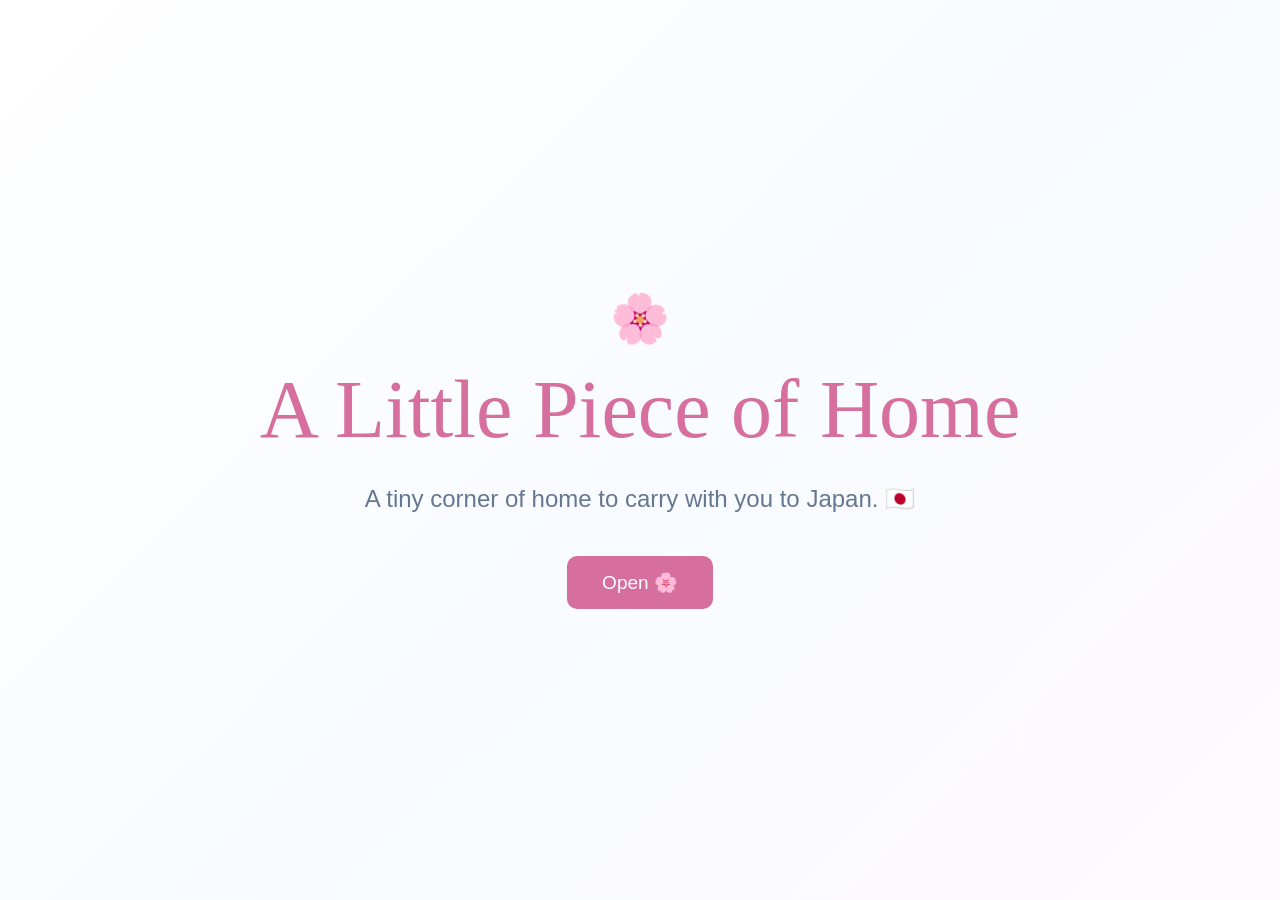
<file: index.html>
<!DOCTYPE html>
<html lang="en">

<head>
    <meta charset="UTF-8">
    <meta name="viewport" content="width=device-width, initial-scale=1.0">

    <title>A Little Piece of Home 🌸</title>

    <link rel="stylesheet" href="style.css">
</head>

<body>

    <div id="petals"></div>

    <!-- LANDING PAGE -->

    <section id="landing" class="landing">

        <div class="landing-card">

            <div class="flower">🌸</div>

            <h1>A Little Piece of Home</h1>

            <p>
                A tiny corner of home to carry with you to Japan. 🇯🇵
            </p>

            <button id="openButton">
                Open 🌸
            </button>

        </div>

    </section>


    <!-- DASHBOARD -->

    <section id="home" class="home hidden">

        <div class="home-header">

            <h1>Good Evening Meghana 🌙</h1>

            <p>
                Take a deep breath, you made it through another day.
            </p>

        </div>


        <div class="card-grid">

            <a href="pages/message.html" class="card">

                <h2>💌 A Letter for Today</h2>

                <p>
                    A little note waiting just for you.
                </p>

            </a>


            <a href="pages/memories.html" class="card">

                <h2>📸 While You Were Away</h2>

                <p>
                    A little collection of memories from home.
                </p>

            </a>


            <a href="pages/bucketlist.html" class="card">

                <h2>🗾 Japan Bucket List</h2>

                <p>
                    Places to go, things to see, and memories to make.
                </p>

            </a>


            <a href="pages/letter.html" class="card">

                <h2>🌸 Letter From Home</h2>

                <p>
                    A little piece of home to keep with you.
                </p>

            </a>


            <a href="pages/countdown.html" class="card">

                <h2>⏳ Your Adventure</h2>

                <p>
                    Your time in Japan is another chapter.
                </p>

            </a>


            <a href="pages/youmatter.html" class="card">

                <h2>🌸 You Matter</h2>

                <p>
                    Just a little reminder for you.
                </p>

            </a>

        </div>

    </section>


    <script src="script.js"></script>

</body>

</html>
</file>
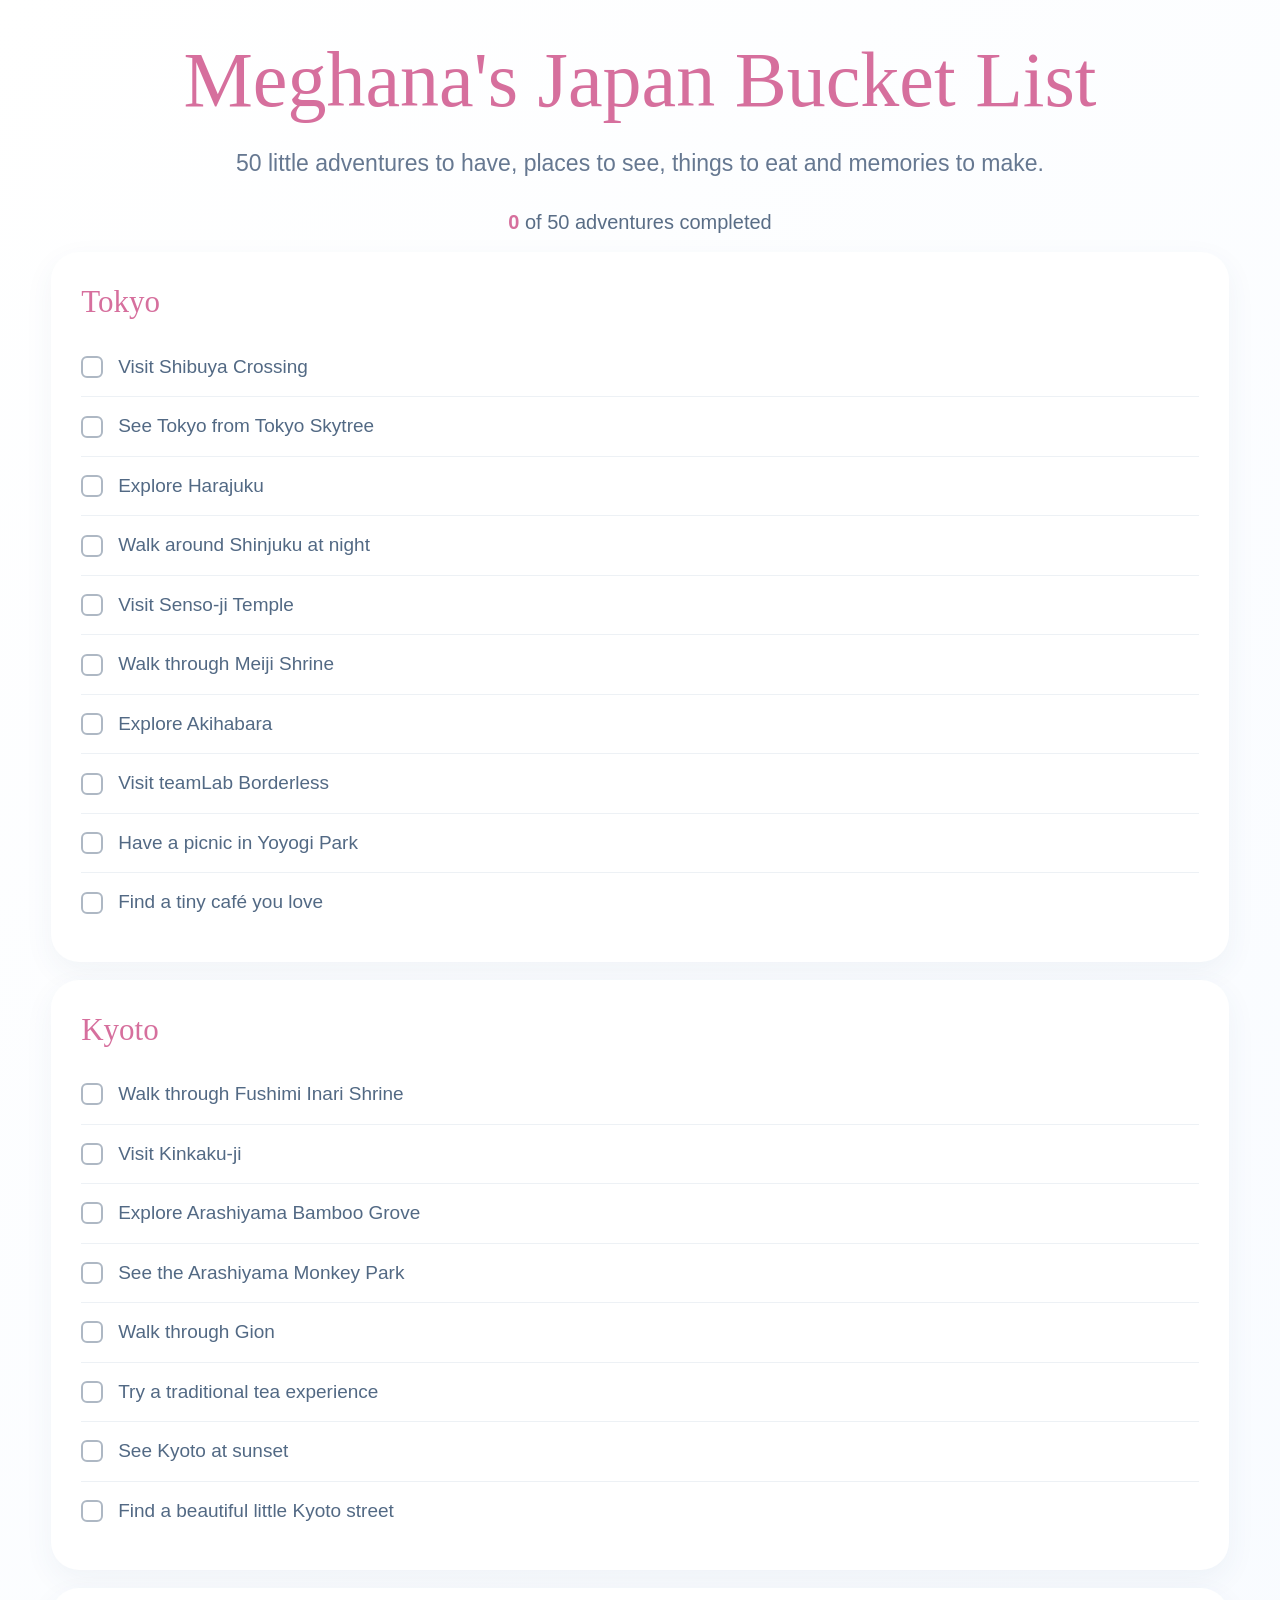
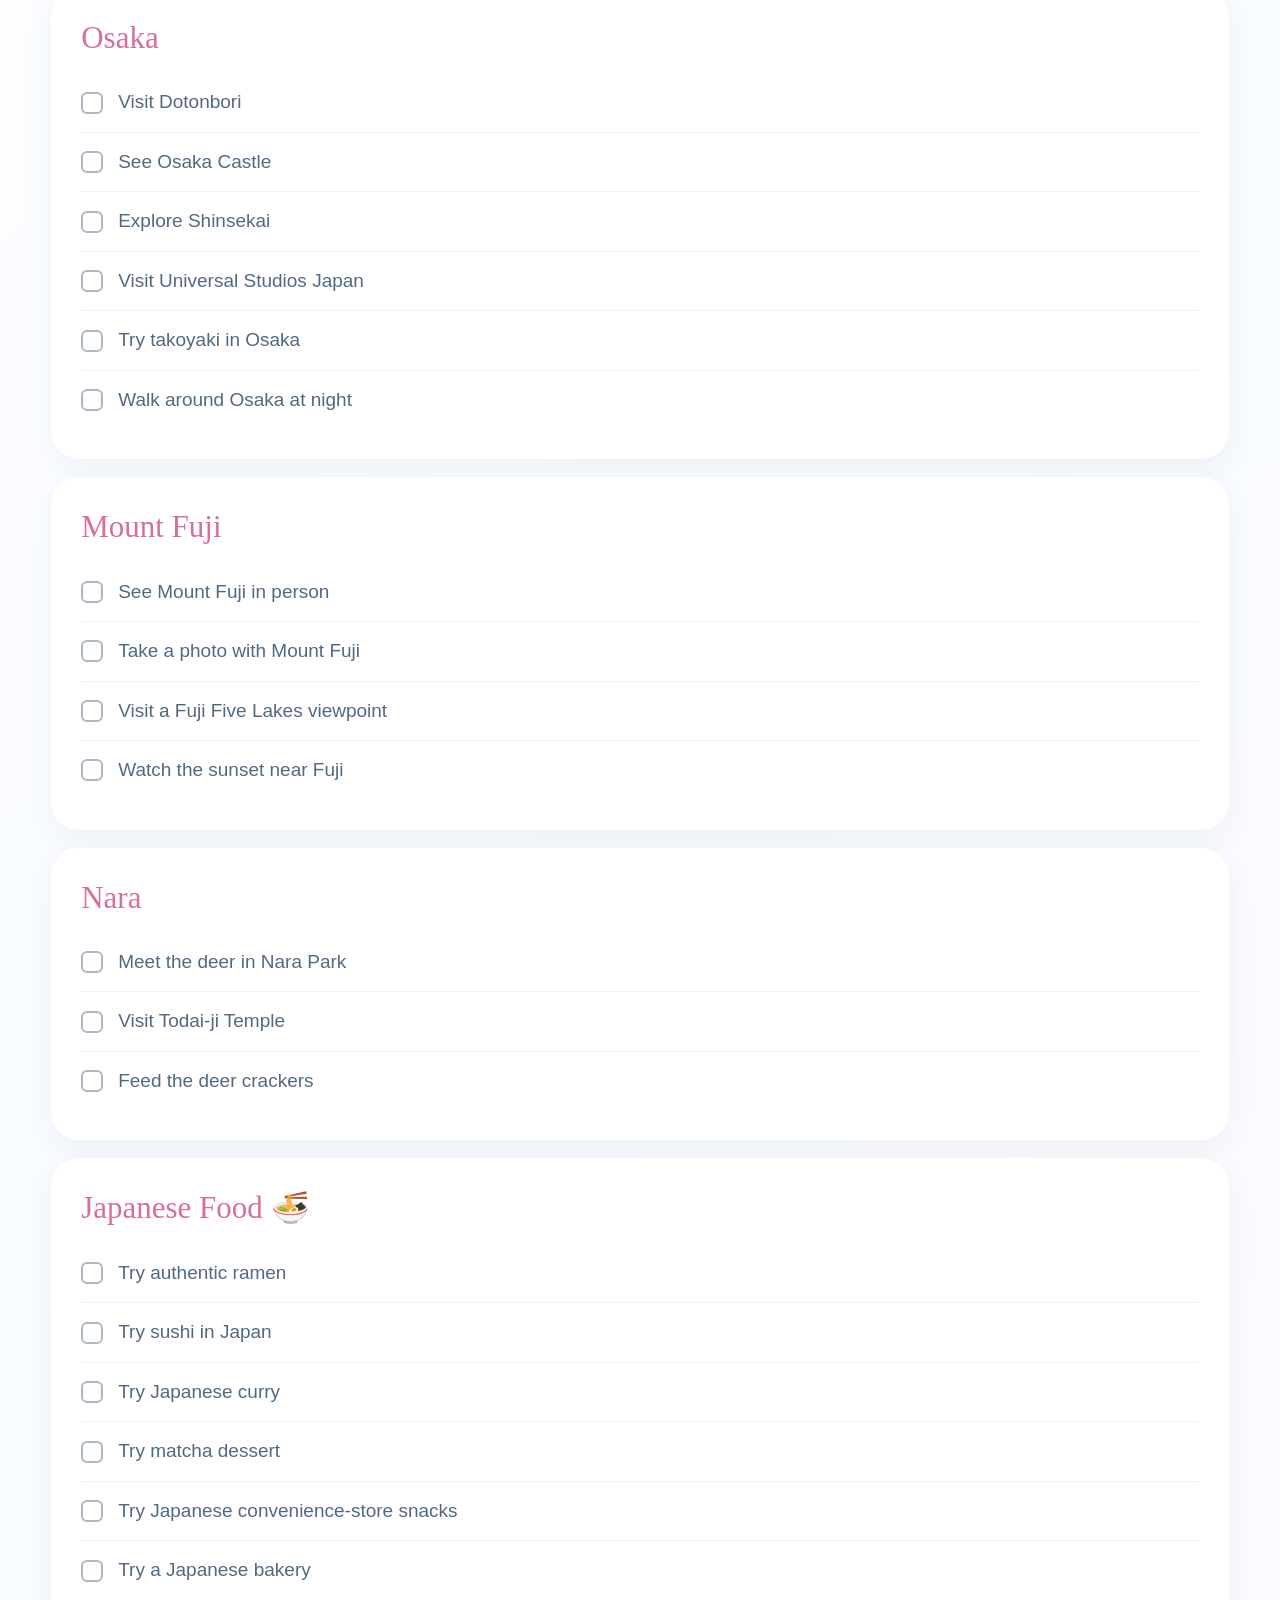
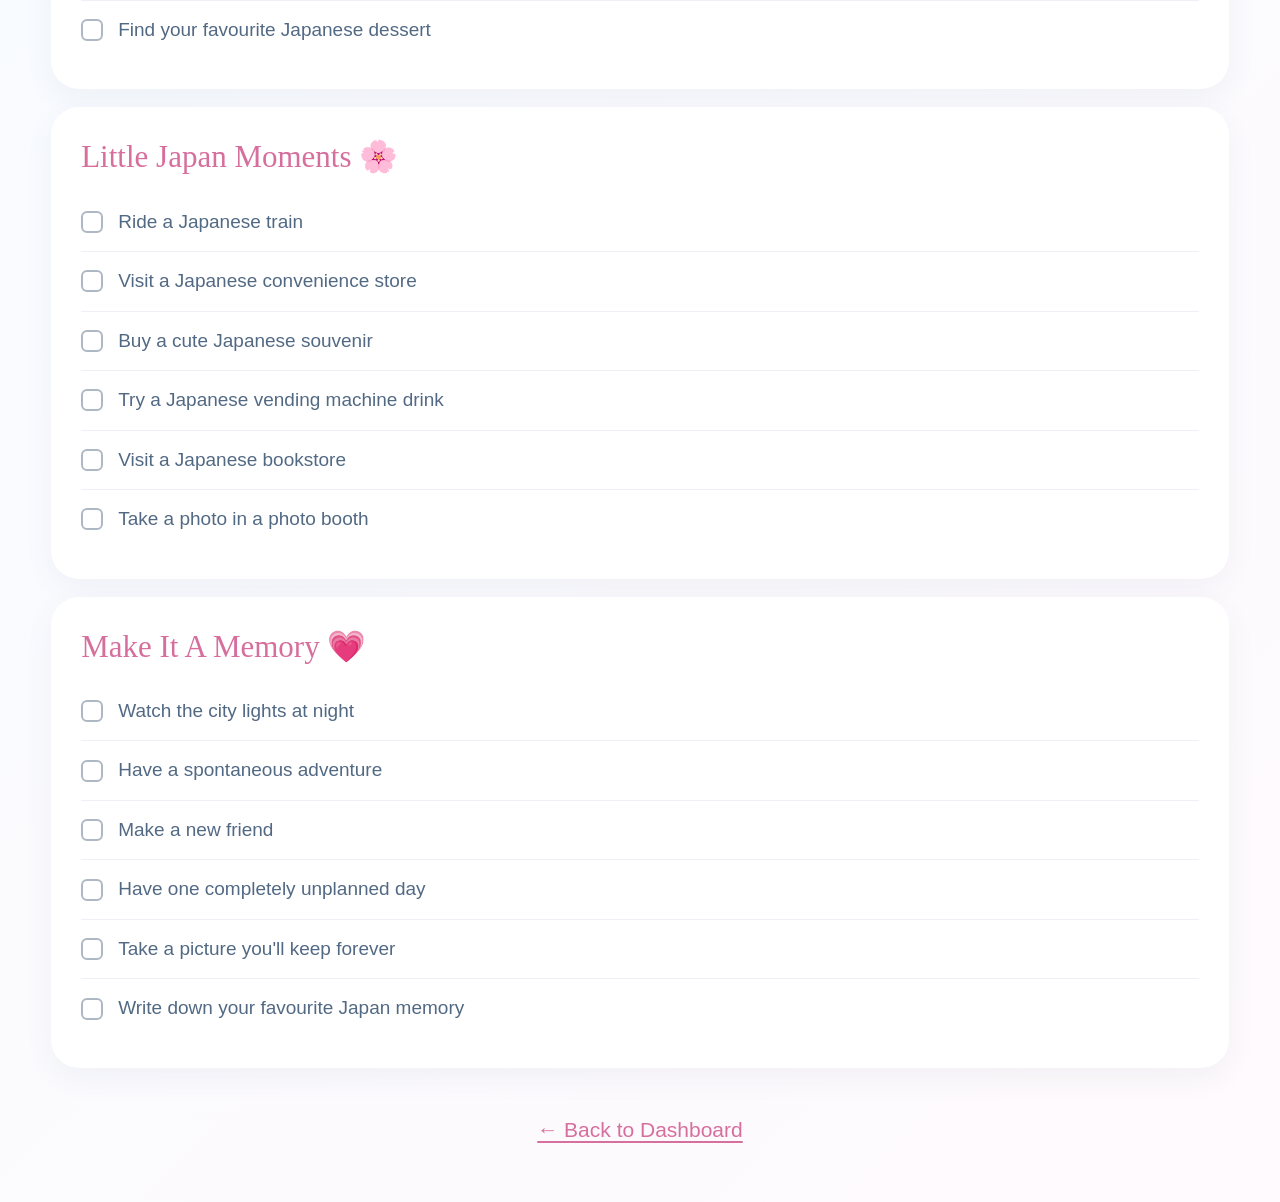
<file: pages/bucketlist.html>
<!DOCTYPE html>
<html lang="en">

<head>
    <meta charset="UTF-8">
    <meta name="viewport" content="width=device-width, initial-scale=1.0">

    <title>Meghana's Japan Bucket List 🌸</title>

    <link rel="stylesheet" href="../style.css">
</head>

<body>

    <div id="petals"></div>

    <main class="simple-page">

        <h1>Meghana's Japan Bucket List</h1>

        <p class="subtitle">
            50 little adventures to have, places to see,
            things to eat and memories to make.
        </p>


        <!-- PROGRESS -->

        <div class="bucket-progress">

            <span id="completedCount">0</span>
            of 50 adventures completed

        </div>


        <div class="bucket-list">


            <!-- TOKYO -->

            <section class="bucket-category">

                <h2>Tokyo</h2>

                <div class="bucket-items">

                    <div class="bucket-item">
                        <input type="checkbox" id="item1">
                        <label for="item1">Visit Shibuya Crossing</label>
                    </div>

                    <div class="bucket-item">
                        <input type="checkbox" id="item2">
                        <label for="item2">See Tokyo from Tokyo Skytree</label>
                    </div>

                    <div class="bucket-item">
                        <input type="checkbox" id="item3">
                        <label for="item3">Explore Harajuku</label>
                    </div>

                    <div class="bucket-item">
                        <input type="checkbox" id="item4">
                        <label for="item4">Walk around Shinjuku at night</label>
                    </div>

                    <div class="bucket-item">
                        <input type="checkbox" id="item5">
                        <label for="item5">Visit Senso-ji Temple</label>
                    </div>

                    <div class="bucket-item">
                        <input type="checkbox" id="item6">
                        <label for="item6">Walk through Meiji Shrine</label>
                    </div>

                    <div class="bucket-item">
                        <input type="checkbox" id="item7">
                        <label for="item7">Explore Akihabara</label>
                    </div>

                    <div class="bucket-item">
                        <input type="checkbox" id="item8">
                        <label for="item8">Visit teamLab Borderless</label>
                    </div>

                    <div class="bucket-item">
                        <input type="checkbox" id="item9">
                        <label for="item9">Have a picnic in Yoyogi Park</label>
                    </div>

                    <div class="bucket-item">
                        <input type="checkbox" id="item10">
                        <label for="item10">Find a tiny café you love</label>
                    </div>

                </div>

            </section>


            <!-- KYOTO -->

            <section class="bucket-category">

                <h2>Kyoto</h2>

                <div class="bucket-items">

                    <div class="bucket-item">
                        <input type="checkbox" id="item11">
                        <label for="item11">Walk through Fushimi Inari Shrine</label>
                    </div>

                    <div class="bucket-item">
                        <input type="checkbox" id="item12">
                        <label for="item12">Visit Kinkaku-ji</label>
                    </div>

                    <div class="bucket-item">
                        <input type="checkbox" id="item13">
                        <label for="item13">Explore Arashiyama Bamboo Grove</label>
                    </div>

                    <div class="bucket-item">
                        <input type="checkbox" id="item14">
                        <label for="item14">See the Arashiyama Monkey Park</label>
                    </div>

                    <div class="bucket-item">
                        <input type="checkbox" id="item15">
                        <label for="item15">Walk through Gion</label>
                    </div>

                    <div class="bucket-item">
                        <input type="checkbox" id="item16">
                        <label for="item16">Try a traditional tea experience</label>
                    </div>

                    <div class="bucket-item">
                        <input type="checkbox" id="item17">
                        <label for="item17">See Kyoto at sunset</label>
                    </div>

                    <div class="bucket-item">
                        <input type="checkbox" id="item18">
                        <label for="item18">Find a beautiful little Kyoto street</label>
                    </div>

                </div>

            </section>


            <!-- OSAKA -->

            <section class="bucket-category">

                <h2>Osaka</h2>

                <div class="bucket-items">

                    <div class="bucket-item">
                        <input type="checkbox" id="item19">
                        <label for="item19">Visit Dotonbori</label>
                    </div>

                    <div class="bucket-item">
                        <input type="checkbox" id="item20">
                        <label for="item20">See Osaka Castle</label>
                    </div>

                    <div class="bucket-item">
                        <input type="checkbox" id="item21">
                        <label for="item21">Explore Shinsekai</label>
                    </div>

                    <div class="bucket-item">
                        <input type="checkbox" id="item22">
                        <label for="item22">Visit Universal Studios Japan</label>
                    </div>

                    <div class="bucket-item">
                        <input type="checkbox" id="item23">
                        <label for="item23">Try takoyaki in Osaka</label>
                    </div>

                    <div class="bucket-item">
                        <input type="checkbox" id="item24">
                        <label for="item24">Walk around Osaka at night</label>
                    </div>

                </div>

            </section>


            <!-- FUJI -->

            <section class="bucket-category">

                <h2>Mount Fuji</h2>

                <div class="bucket-items">

                    <div class="bucket-item">
                        <input type="checkbox" id="item25">
                        <label for="item25">See Mount Fuji in person</label>
                    </div>

                    <div class="bucket-item">
                        <input type="checkbox" id="item26">
                        <label for="item26">Take a photo with Mount Fuji</label>
                    </div>

                    <div class="bucket-item">
                        <input type="checkbox" id="item27">
                        <label for="item27">Visit a Fuji Five Lakes viewpoint</label>
                    </div>

                    <div class="bucket-item">
                        <input type="checkbox" id="item28">
                        <label for="item28">Watch the sunset near Fuji</label>
                    </div>

                </div>

            </section>


            <!-- NARA -->

            <section class="bucket-category">

                <h2>Nara</h2>

                <div class="bucket-items">

                    <div class="bucket-item">
                        <input type="checkbox" id="item29">
                        <label for="item29">Meet the deer in Nara Park</label>
                    </div>

                    <div class="bucket-item">
                        <input type="checkbox" id="item30">
                        <label for="item30">Visit Todai-ji Temple</label>
                    </div>

                    <div class="bucket-item">
                        <input type="checkbox" id="item31">
                        <label for="item31">Feed the deer crackers</label>
                    </div>

                </div>

            </section>


            <!-- FOOD -->

            <section class="bucket-category">

                <h2>Japanese Food 🍜</h2>

                <div class="bucket-items">

                    <div class="bucket-item">
                        <input type="checkbox" id="item32">
                        <label for="item32">Try authentic ramen</label>
                    </div>

                    <div class="bucket-item">
                        <input type="checkbox" id="item33">
                        <label for="item33">Try sushi in Japan</label>
                    </div>

                    <div class="bucket-item">
                        <input type="checkbox" id="item34">
                        <label for="item34">Try Japanese curry</label>
                    </div>

                    <div class="bucket-item">
                        <input type="checkbox" id="item35">
                        <label for="item35">Try matcha dessert</label>
                    </div>

                    <div class="bucket-item">
                        <input type="checkbox" id="item36">
                        <label for="item36">Try Japanese convenience-store snacks</label>
                    </div>

                    <div class="bucket-item">
                        <input type="checkbox" id="item37">
                        <label for="item37">Try a Japanese bakery</label>
                    </div>

                    <div class="bucket-item">
                        <input type="checkbox" id="item38">
                        <label for="item38">Find your favourite Japanese dessert</label>
                    </div>

                </div>

            </section>


            <!-- LITTLE EXPERIENCES -->

            <section class="bucket-category">

                <h2>Little Japan Moments 🌸</h2>

                <div class="bucket-items">

                    <div class="bucket-item">
                        <input type="checkbox" id="item39">
                        <label for="item39">Ride a Japanese train</label>
                    </div>

                    <div class="bucket-item">
                        <input type="checkbox" id="item40">
                        <label for="item40">Visit a Japanese convenience store</label>
                    </div>

                    <div class="bucket-item">
                        <input type="checkbox" id="item41">
                        <label for="item41">Buy a cute Japanese souvenir</label>
                    </div>

                    <div class="bucket-item">
                        <input type="checkbox" id="item42">
                        <label for="item42">Try a Japanese vending machine drink</label>
                    </div>

                    <div class="bucket-item">
                        <input type="checkbox" id="item43">
                        <label for="item43">Visit a Japanese bookstore</label>
                    </div>

                    <div class="bucket-item">
                        <input type="checkbox" id="item44">
                        <label for="item44">Take a photo in a photo booth</label>
                    </div>

                </div>

            </section>


            <!-- MEMORIES -->

            <section class="bucket-category">

                <h2>Make It A Memory 💗</h2>

                <div class="bucket-items">

                    <div class="bucket-item">
                        <input type="checkbox" id="item45">
                        <label for="item45">Watch the city lights at night</label>
                    </div>

                    <div class="bucket-item">
                        <input type="checkbox" id="item46">
                        <label for="item46">Have a spontaneous adventure</label>
                    </div>

                    <div class="bucket-item">
                        <input type="checkbox" id="item47">
                        <label for="item47">Make a new friend</label>
                    </div>

                    <div class="bucket-item">
                        <input type="checkbox" id="item48">
                        <label for="item48">Have one completely unplanned day</label>
                    </div>

                    <div class="bucket-item">
                        <input type="checkbox" id="item49">
                        <label for="item49">Take a picture you'll keep forever</label>
                    </div>

                    <div class="bucket-item">
                        <input type="checkbox" id="item50">
                        <label for="item50">Write down your favourite Japan memory</label>
                    </div>

                </div>

            </section>

        </div>


        <a
            href="../index.html?dashboard=true"
            class="back-home"
        >
            ← Back to Dashboard
        </a>

    </main>


    <script>

        const checkboxes =
            document.querySelectorAll(
                '.bucket-item input[type="checkbox"]'
            );

        const completedCount =
            document.getElementById("completedCount");


        function updateProgress() {

            let completed = 0;

            checkboxes.forEach(function(box) {

                if (box.checked) {
                    completed++;
                }

            });

            completedCount.textContent = completed;

        }


        checkboxes.forEach(function(box, index) {

            const saved =
                localStorage.getItem(
                    "japanBucketItem" + (index + 1)
                );

            if (saved === "true") {
                box.checked = true;
            }


            box.addEventListener("change", function() {

                localStorage.setItem(
                    "japanBucketItem" + (index + 1),
                    box.checked
                );

                updateProgress();

            });

        });


        updateProgress();

    </script>


    <script src="../script.js"></script>

</body>

</html>
</file>
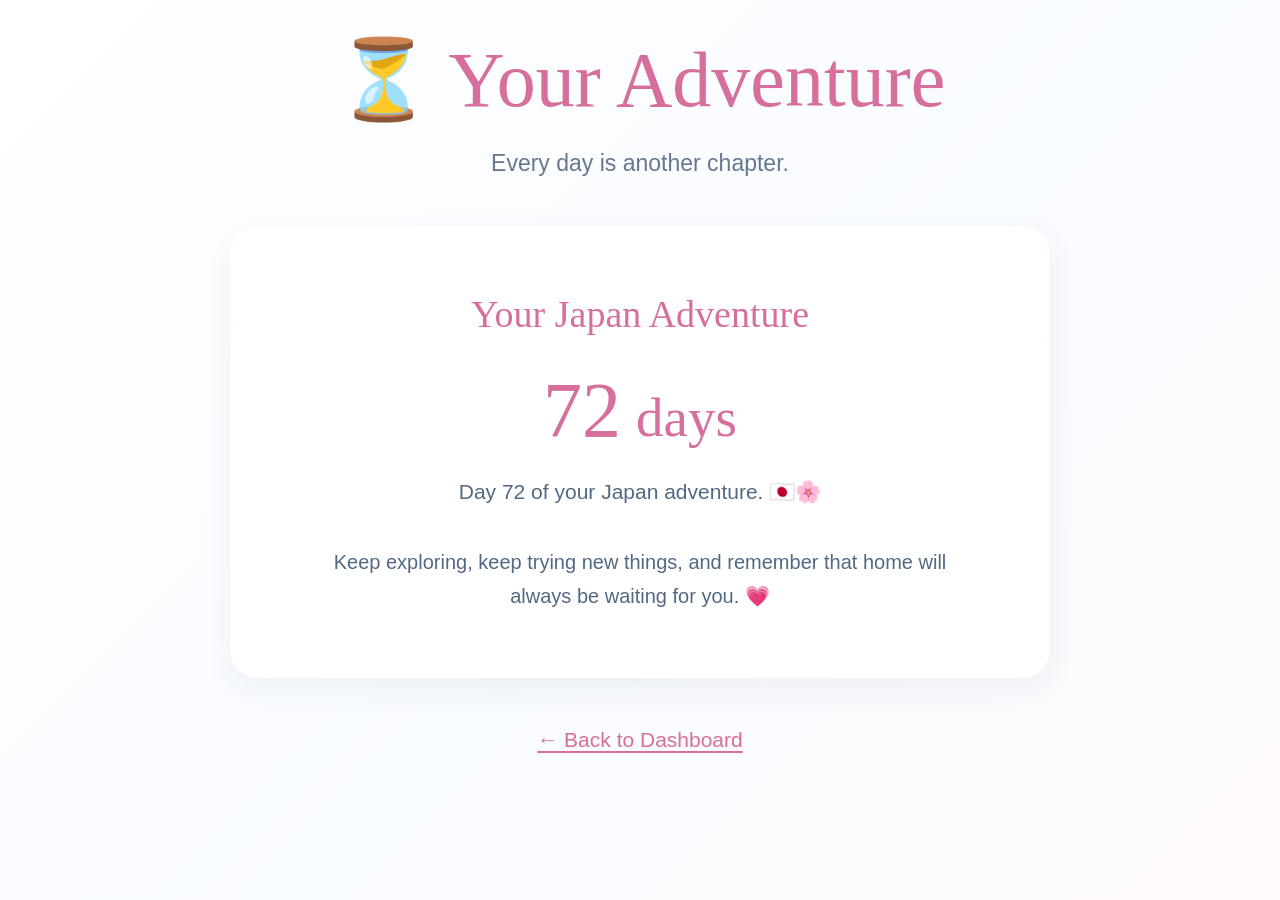
<file: pages/countdown.html>
<!DOCTYPE html>
<html lang="en">

<head>
    <meta charset="UTF-8">
    <meta name="viewport" content="width=device-width, initial-scale=1.0">

    <title>Your Adventure 🌸</title>

    <link rel="stylesheet" href="../style.css">
</head>

<body>

    <div id="petals"></div>

    <main class="simple-page">

        <!-- PAGE TITLE -->

        <h1>⏳ Your Adventure</h1>

        <p class="subtitle">
            Every day is another chapter.
        </p>


        <!-- COUNTDOWN CARD -->

        <div class="countdown-card">

            <h2 id="countdownHeading">
                Days Until Japan
            </h2>


            <div class="countdown-number">

                <span id="countdownNumber">
                    5
                </span>

                <span
                    class="countdown-days"
                    id="countdownDays"
                >
                    days
                </span>

            </div>


            <p
                class="countdown-text"
                id="countdownText"
            >
                Every day is one day closer to your adventure. 🌸
            </p>


            <p class="countdown-extra">
                Keep exploring, keep trying new things, and remember
                that home will always be waiting for you. 💗
            </p>

        </div>


        <!-- BACK -->

        <a
            href="../index.html?dashboard=true"
            class="back-home"
        >
            ← Back to Dashboard
        </a>

    </main>


    <script>

        /*
        ==========================================
        JAPAN COUNTDOWN

        Sept 24, 2026 = Day 0
        Sept 25, 2026 = Day 1
        Sept 26, 2026 = Day 2
        etc.
        ==========================================
        */

        const departureDate = new Date(
            2026,
            8,
            24
        );


        function updateCountdown() {

            const now = new Date();


            /*
            Remove the time so the countdown
            changes exactly by calendar day.
            */

            const today = new Date(
                now.getFullYear(),
                now.getMonth(),
                now.getDate()
            );


            const difference =
                departureDate.getTime() -
                today.getTime();


            const millisecondsPerDay =
                1000 * 60 * 60 * 24;


            const daysUntil =
                Math.round(
                    difference /
                    millisecondsPerDay
                );


            const number =
                document.getElementById(
                    "countdownNumber"
                );

            const days =
                document.getElementById(
                    "countdownDays"
                );

            const heading =
                document.getElementById(
                    "countdownHeading"
                );

            const text =
                document.getElementById(
                    "countdownText"
                );


            /* ==========================
               BEFORE SEPTEMBER 24
            ========================== */

            if (daysUntil > 0) {

                number.textContent =
                    daysUntil;

                days.textContent =
                    daysUntil === 1
                        ? "day"
                        : "days";

                heading.textContent =
                    "Days Until Japan";

                text.textContent =
                    "Every day is one day closer to your adventure. 🌸";

            }


            /* ==========================
               SEPTEMBER 24 = DAY 0
            ========================== */

            else if (daysUntil === 0) {

                number.textContent = "0";

                days.textContent = "days";

                heading.textContent =
                    "Day 0";

                text.textContent =
                    "Your Japan adventure begins today! 🇯🇵🌸";

            }


            /* ==========================
               AFTER SEPTEMBER 24
            ========================== */

            else {

                const japanDay =
                    Math.abs(daysUntil);


                number.textContent =
                    japanDay;

                days.textContent =
                    japanDay === 1
                        ? "day"
                        : "days";

                heading.textContent =
                    "Your Japan Adventure";

                text.textContent =
                    "Day " +
                    japanDay +
                    " of your Japan adventure. 🇯🇵🌸";

            }

        }


        updateCountdown();


        /*
        Check once every minute so it
        automatically changes at midnight.
        */

        setInterval(
            updateCountdown,
            60000
        );

    </script>


    <script src="../script.js"></script>

</body>

</html>
</file>
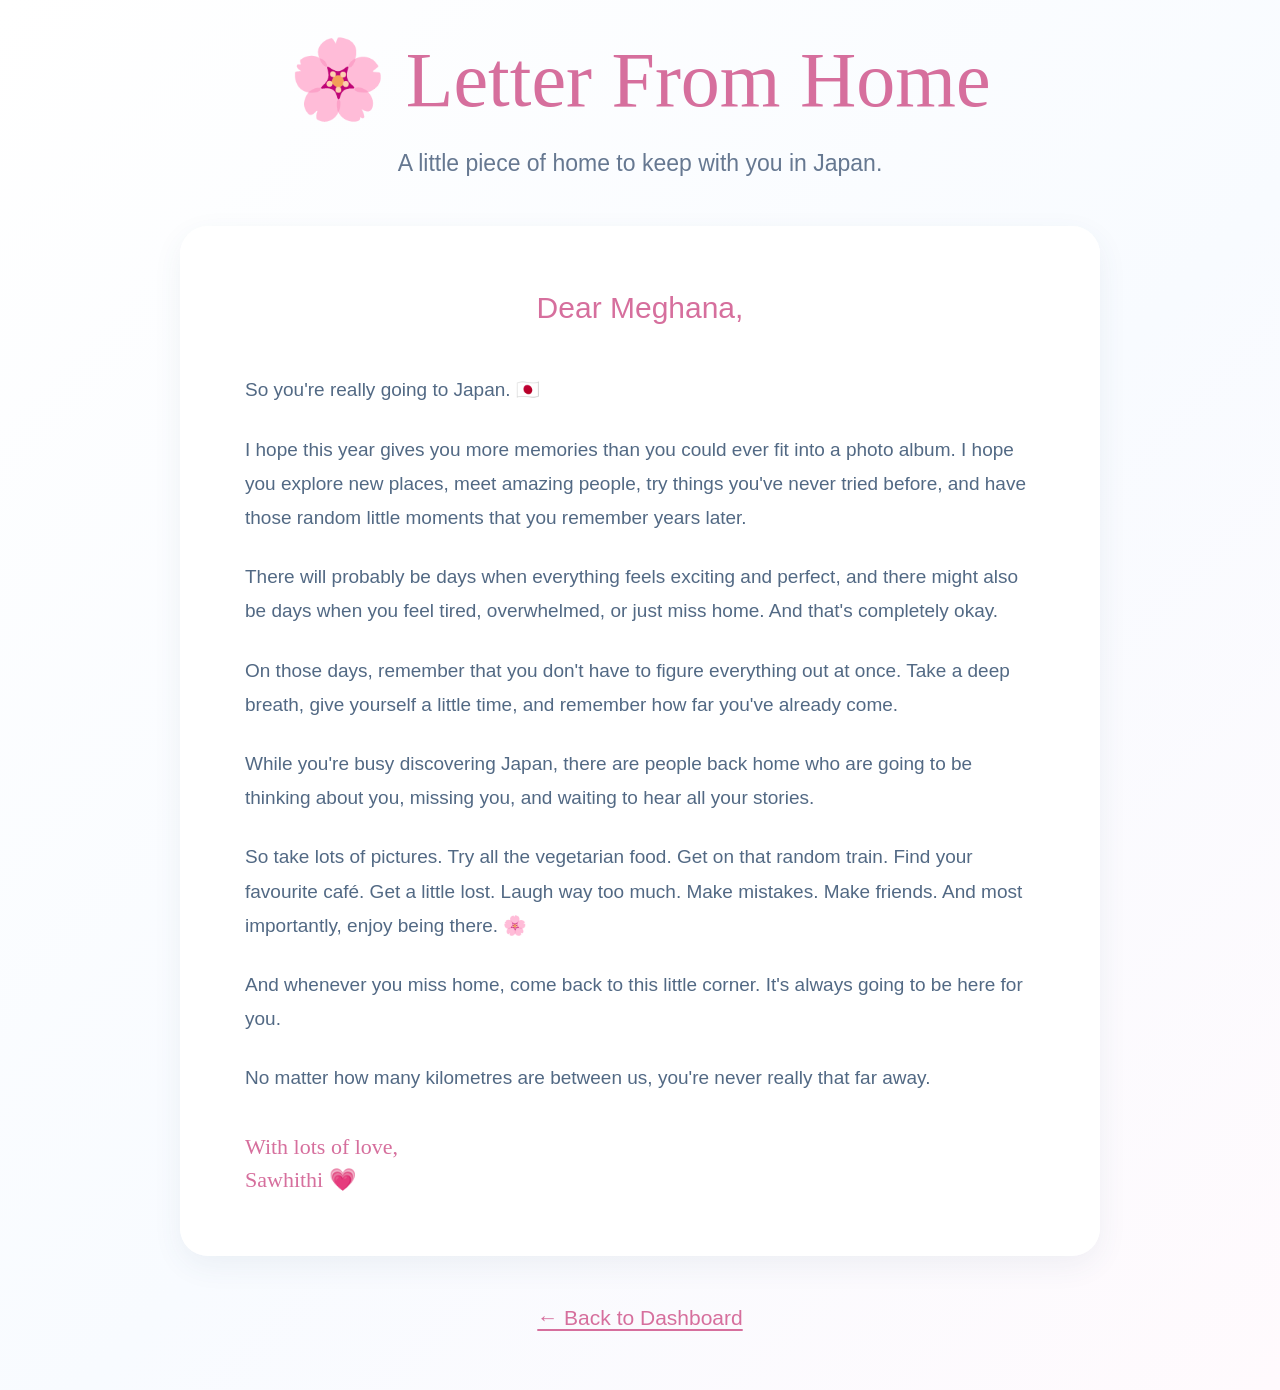
<file: pages/letter.html>
<!DOCTYPE html>
<html lang="en">

<head>
    <meta charset="UTF-8">
    <meta name="viewport" content="width=device-width, initial-scale=1.0">

    <title>Letter From Home 🌸</title>

    <link rel="stylesheet" href="../style.css">
</head>

<body>

    <div id="petals"></div>

    <main class="simple-page">

        <!-- PAGE TITLE -->

        <h1>🌸 Letter From Home</h1>

        <p class="subtitle">
            A little piece of home to keep with you in Japan.
        </p>


        <!-- LETTER -->

        <div class="letter-content">

            <div class="letter-paper">

                <p class="letter-dear">
                    Dear Meghana,
                </p>


                <p>
                    So you're really going to Japan. 🇯🇵
                </p>


                <p>
                    I hope this year gives you more memories than you could
                    ever fit into a photo album. I hope you explore new places,
                    meet amazing people, try things you've never tried before,
                    and have those random little moments that you remember
                    years later.
                </p>


                <p>
                    There will probably be days when everything feels exciting
                    and perfect, and there might also be days when you feel
                    tired, overwhelmed, or just miss home. And that's completely
                    okay.
                </p>


                <p>
                    On those days, remember that you don't have to figure
                    everything out at once. Take a deep breath, give yourself
                    a little time, and remember how far you've already come.
                </p>


                <p>
                    While you're busy discovering Japan, there are people back
                    home who are going to be thinking about you, missing you,
                    and waiting to hear all your stories.
                </p>


                <p>
                    So take lots of pictures. Try all the vegetarian food.
                    Get on that random train. Find your favourite café.
                    Get a little lost. Laugh way too much. Make mistakes.
                    Make friends. And most importantly, enjoy being there. 🌸
                </p>


                <p>
                    And whenever you miss home, come back to this little
                    corner. It's always going to be here for you.
                </p>


                <p>
                    No matter how many kilometres are between us, you're never
                    really that far away.
                </p>


                <p class="letter-signature">
                    With lots of love,<br>
                    Sawhithi 💗
                </p>

            </div>

        </div>


        <!-- BACK -->

        <a
            href="../index.html?dashboard=true"
            class="back-home"
        >
            ← Back to Dashboard
        </a>

    </main>


    <script src="../script.js"></script>

</body>

</html>
</file>
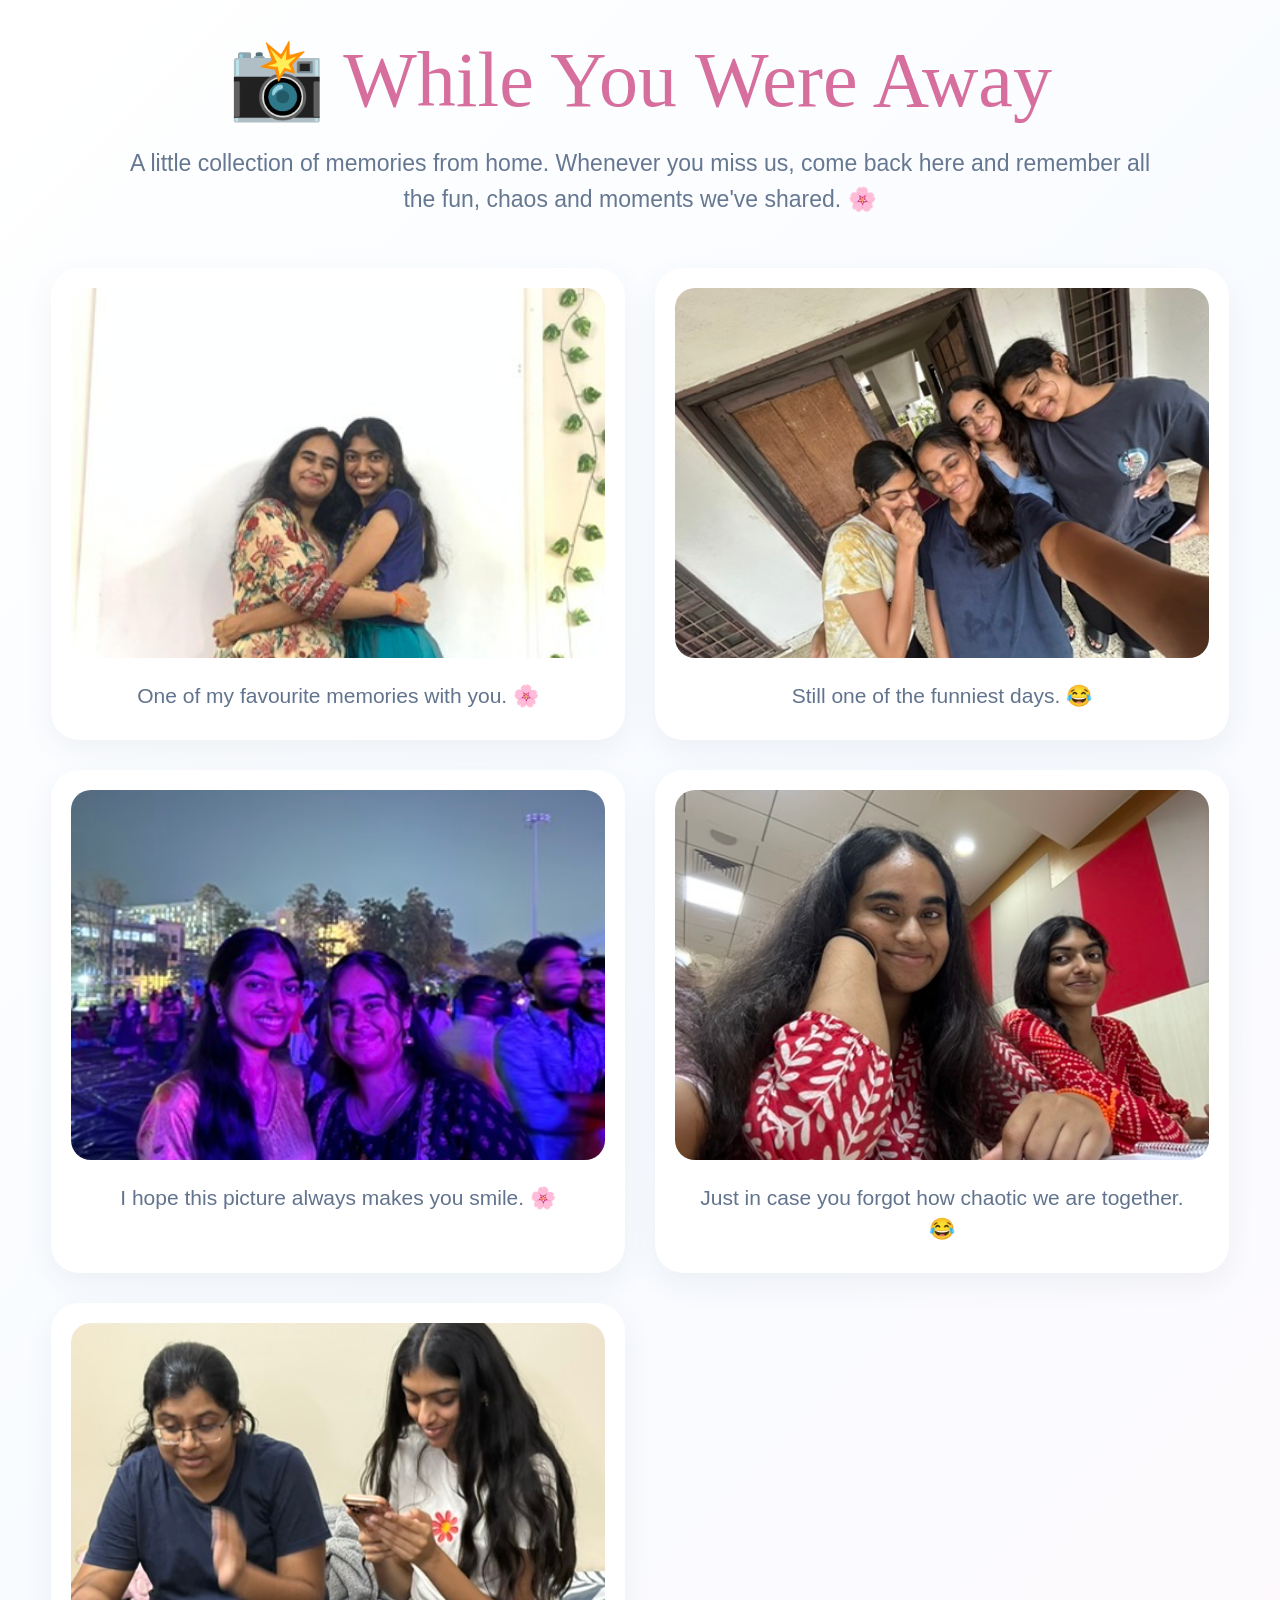
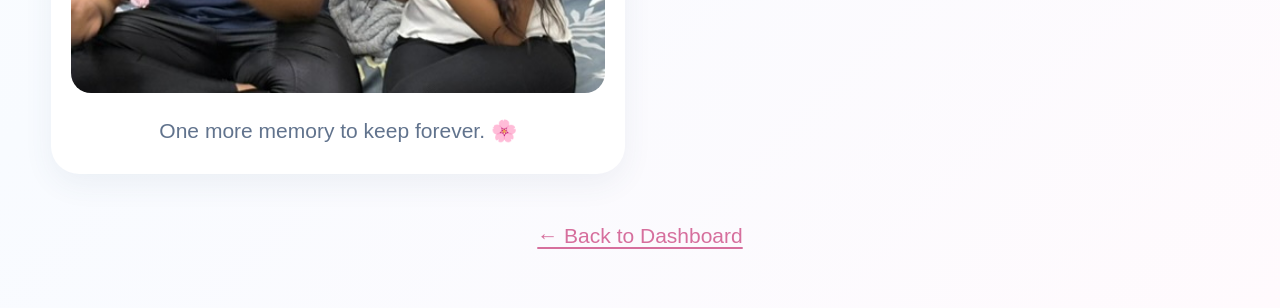
<file: pages/memories.html>
<!DOCTYPE html>
<html lang="en">

<head>
    <meta charset="UTF-8">
    <meta name="viewport" content="width=device-width, initial-scale=1.0">

    <title>While You Were Away 📸</title>

    <link rel="stylesheet" href="../style.css">
</head>

<body>

    <div id="petals"></div>

    <main class="simple-page">

        <h1>📸 While You Were Away</h1>

        <p class="subtitle">
            A little collection of memories from home.
            Whenever you miss us, come back here and remember
            all the fun, chaos and moments we've shared. 🌸
        </p>


        <div class="memory-grid">

            <div class="memory-card">

                <img
                    src="../images/m1.jpg"
                    alt="Memory 1"
                >

                <p>
                    One of my favourite memories with you. 🌸
                </p>

            </div>


            <div class="memory-card">

                <img
                    src="../images/m2.jpg"
                    alt="Memory 2"
                >

                <p>
                    Still one of the funniest days. 😂
                </p>

            </div>


            <div class="memory-card">

                <img
                    src="../images/m3.jpg"
                    alt="Memory 3"
                >

                <p>
                    I hope this picture always makes you smile. 🌸
                </p>

            </div>


            <div class="memory-card">

                <img
                    src="../images/m4.jpg"
                    alt="Memory 4"
                >

                <p>
                    Just in case you forgot how chaotic we are together. 😂
                </p>

            </div>


            <div class="memory-card">

                <img
                    src="../images/m5.jpg"
                    alt="Memory 5"
                >

                <p>
                    One more memory to keep forever. 🌸
                </p>

            </div>

        </div>


        <a
            href="../index.html?dashboard=true"
            class="back-home"
        >
            ← Back to Dashboard
        </a>

    </main>


    <script src="../script.js"></script>

</body>

</html>
</file>
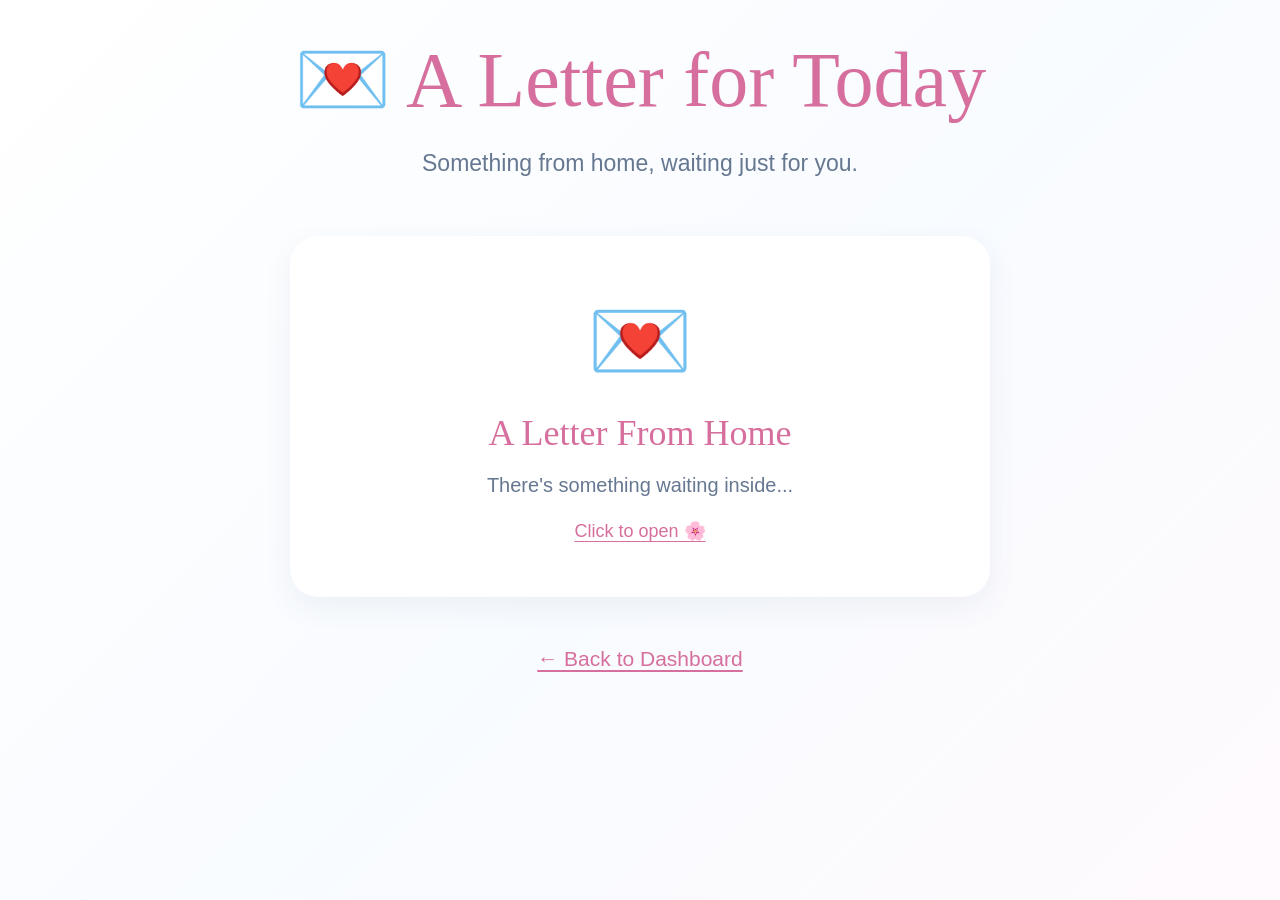
<file: pages/message.html>
<!DOCTYPE html>
<html lang="en">

<head>
    <meta charset="UTF-8">
    <meta name="viewport" content="width=device-width, initial-scale=1.0">

    <title>A Letter for Today 💌</title>

    <link rel="stylesheet" href="../style.css">
</head>

<body>

    <div id="petals"></div>

    <main class="simple-page">

        <h1>💌 A Letter for Today</h1>

        <p class="subtitle">
            Something from home, waiting just for you.
        </p>


        <!-- CLOSED LETTER -->

        <div
            class="letter-envelope"
            id="letterEnvelope"
            onclick="openLetter()"
        >

            <div class="envelope-icon">
                💌
            </div>

            <h2>
                A Letter From Home
            </h2>

            <p>
                There's something waiting inside...
            </p>

            <span class="open-letter-text">
                Click to open 🌸
            </span>

        </div>


        <!-- OPENED LETTER -->

        <div
            class="letter-content hidden"
            id="letterContent"
        >

            <div class="letter-paper">

                <div class="letter-top-flower">
                    🌸
                </div>

                <p class="letter-dear">
                    Dear Meghana,
                </p>

                <div id="letterText"></div>

                <p class="letter-signature">
                    With lots of love,<br>
                    Sawhithi💗
                </p>

            </div>

        </div>


        <a
            href="../index.html?dashboard=true"
            class="back-home"
        >
            ← Back to Dashboard
        </a>

    </main>


    <script>

        const letters = [

            [
                "So you're really going to Japan. 🇯🇵",

                "I hope this year gives you more memories than you could ever fit into a photo album. I hope you explore new places, meet amazing people, try things you've never tried before, and have those random little moments that you remember years later.",

                "There will probably be days when everything feels exciting and perfect, and there might also be days when you feel tired, overwhelmed, or just miss home. And that's completely okay.",

                "While you're busy discovering Japan, there are people back home who are going to be thinking about you, missing you, and waiting to hear all your stories.",

                "So take lots of pictures. Try all the vegetarian food. Get on that random train. Find your favourite café. Get a little lost. Laugh way too much. Make mistakes. Make friends. And most importantly, enjoy being there.",

                "And whenever you miss home, come back to this little corner. It's always going to be here for you.",

                "No matter how many kilometres are between us, you're never really that far away."
            ],

            [
                "I still can't believe you're actually going to Japan. 🇯🇵",

                "I hope you realise how exciting this chapter is. You're going to have days that you've imagined for so long, and you're going to have completely random days that somehow become your favourite memories.",

                "Don't feel like you have to make every single day perfect. Some days can just be slow. Some days can be chaotic. Some days can be spent eating something amazing and wandering around without a plan.",

                "Just promise me you'll take enough pictures because I want to see everything when you come back.",

                "And if you ever feel homesick, remember that home hasn't gone anywhere. Everyone is still here, cheering you on and waiting for your stories.",

                "Go have the adventure you've been waiting for. 🌸"
            ],

            [
                "Before you start this new chapter, I just want you to remember something.",

                "You don't have to know exactly how everything is going to go. You don't have to make every decision perfectly. You're allowed to figure things out as you go.",

                "Go explore. Try things. Get lost. Find little places you love. Make friends. Take embarrassing pictures. Laugh until your stomach hurts.",

                "And when you have one of those days where everything feels a little too much, take a breath and remember that you're doing something incredibly special.",

                "Japan is going to become a collection of tiny moments that you'll carry with you for years.",

                "So enjoy every one of them. 💗"
            ]

        ];


        const selectedLetter =
            letters[
                Math.floor(Math.random() * letters.length)
            ];


        const letterText =
            document.getElementById("letterText");


        selectedLetter.forEach(function(paragraph) {

            const p = document.createElement("p");

            p.textContent = paragraph;

            letterText.appendChild(p);

        });


        function openLetter() {

            document
                .getElementById("letterEnvelope")
                .classList.add("hidden");

            document
                .getElementById("letterContent")
                .classList.remove("hidden");

        }

    </script>


    <script src="../script.js"></script>

</body>

</html>
</file>
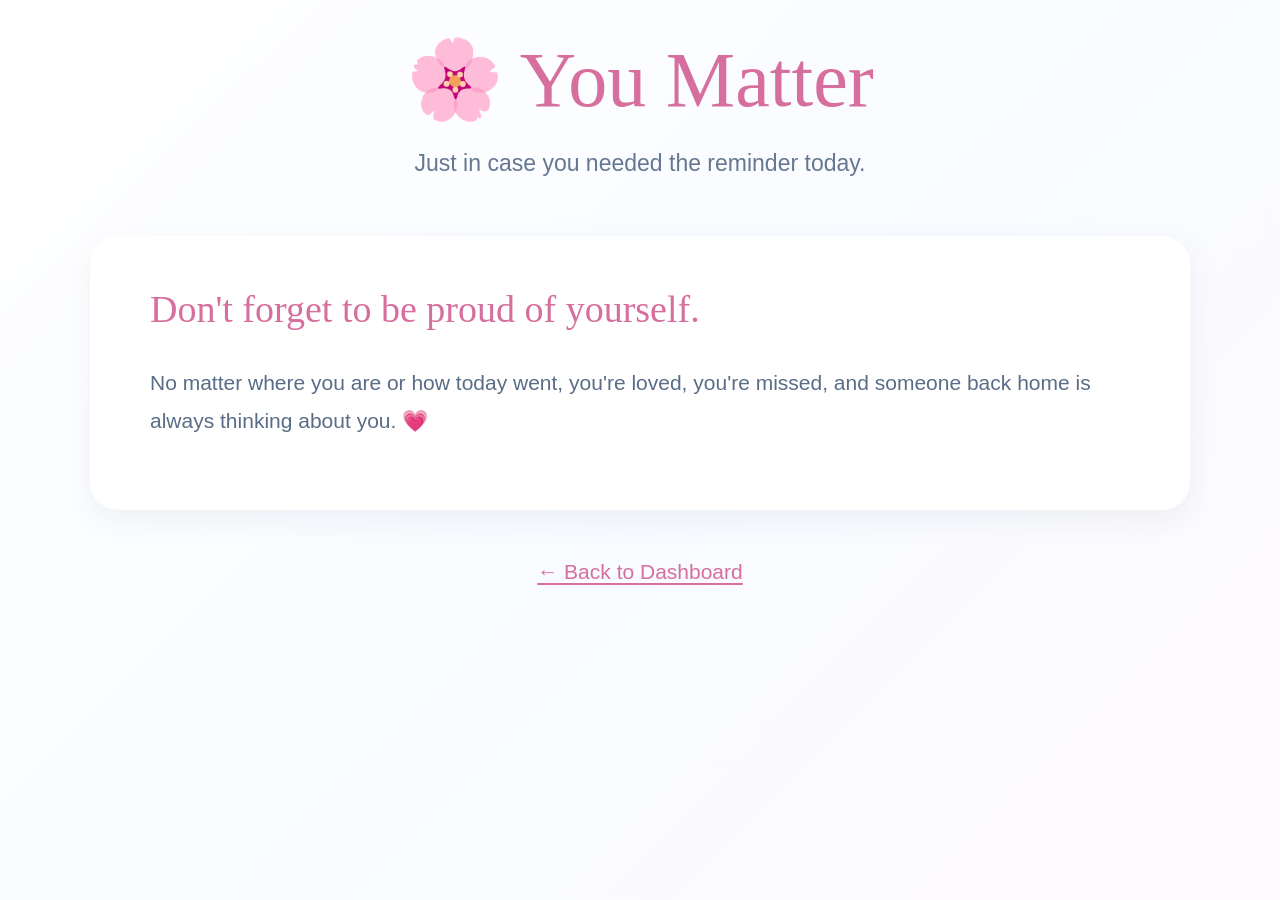
<file: pages/youmatter.html>
<!DOCTYPE html>
<html lang="en">

<head>
    <meta charset="UTF-8">
    <meta name="viewport" content="width=device-width, initial-scale=1.0">

    <title>You Matter 🌸</title>

    <link rel="stylesheet" href="../style.css">
</head>

<body>

    <div id="petals"></div>

    <main class="simple-page">

        <h1>🌸 You Matter</h1>

        <p class="subtitle">
            Just in case you needed the reminder today.
        </p>


        <div class="simple-message">

            <h2 id="randomMessage">
                Don't forget to be proud of yourself.
            </h2>

            <p id="randomSubMessage">
                You're loved, you're missed, and someone back home
                is always thinking about you. 💗
            </p>

        </div>


        <a
            href="../index.html?dashboard=true"
            class="back-home"
        >
            ← Back to Dashboard
        </a>

    </main>


    <script>

        const messages = [

            {
                title: "Don't forget to be proud of yourself.",
                text: "No matter where you are or how today went, you're loved, you're missed, and someone back home is always thinking about you. 💗"
            },

            {
                title: "You are doing better than you think.",
                text: "Even on the days that don't feel special, you're still growing, learning and becoming someone you're going to be proud of. 🌸"
            },

            {
                title: "It's okay to miss home.",
                text: "Missing the people you love doesn't make your adventure any less exciting. It just means you have something beautiful to come back to. 💗"
            },

            {
                title: "Take it one day at a time.",
                text: "You don't have to have everything figured out. Enjoy today, breathe, and let tomorrow come when it does. 🌸"
            },

            {
                title: "Go make a memory today.",
                text: "Try something new, take a picture, laugh too loudly, get a little lost, and make one of those memories you'll talk about for years. 🇯🇵"
            },

            {
                title: "You deserve to enjoy this.",
                text: "You've worked hard to get here. Look around, take it all in, and let yourself be excited about everything waiting for you. 💗"
            },

            {
                title: "Someone back home is cheering for you.",
                text: "Even when you can't see us, know that someone is always rooting for you from home. 🌸"
            },

            {
                title: "You're never really alone.",
                text: "Distance might make things feel different, but the people who love you are still only a message, a call, or a memory away. 💗"
            },

            {
                title: "This is your chapter.",
                text: "Go explore it. Make mistakes. Meet people. Try things. Laugh a lot. Make this a year you'll always remember. 🇯🇵🌸"
            },

            {
                title: "Come back here whenever you need to.",
                text: "This little corner will always be here to remind you that home is still home, no matter how many kilometres are between us. 💗"
            },

            {
                title: "You don't have to be productive every day.",
                text: "Some days are for exploring, some are for studying, and some are just for lying in bed and watching something. All of them count. 🌸"
            },

            {
                title: "You're allowed to be excited.",
                text: "Let yourself be excited about the little things. New food, new places, new friends, new memories. You deserve all of it. 💗"
            },

            {
                title: "Don't forget to look around.",
                text: "One day you'll wish you could come back to this exact moment. So pause sometimes and take it all in. 🇯🇵"
            },

            {
                title: "You can do hard things.",
                text: "You've already made it this far. Whatever today throws at you, take it slowly and remember how capable you are. 🌸"
            },

            {
                title: "You're creating memories right now.",
                text: "Even the ordinary days will become stories someday. Take pictures, laugh a lot, and enjoy the little moments. 💗"
            },

            {
                title: "Don't be afraid to try something new.",
                text: "You're in Japan! Say yes to something you've never done before. You might find a new favourite thing. 🇯🇵🌸"
            },

            {
                title: "Home is always waiting for you.",
                text: "No matter how far you travel or how long you're away, there will always be a little piece of home waiting for you. 💗"
            },

            {
                title: "Be kind to yourself today.",
                text: "You don't need to have the perfect day. Just do your best, take care of yourself, and remember that tomorrow is another chance. 🌸"
            },

            {
                title: "I hope something makes you smile today.",
                text: "Maybe it's good food, a funny conversation, a beautiful view, or something completely random. Whatever it is, hold onto that little moment. 💗"
            },

            {
                title: "We're going to want all the stories.",
                text: "So go have the adventures, take the pictures, make the memories and come back with a million stories to tell. 🇯🇵🌸"
            }

        ];


        const randomIndex =
            Math.floor(Math.random() * messages.length);

        const selectedMessage =
            messages[randomIndex];


        document.getElementById("randomMessage").textContent =
            selectedMessage.title;

        document.getElementById("randomSubMessage").textContent =
            selectedMessage.text;

    </script>


    <script src="../script.js"></script>

</body>

</html>
</file>
<file: style.css>
* {
    margin: 0;
    padding: 0;
    box-sizing: border-box;
}

body {
    font-family: Arial, Helvetica, sans-serif;
    background: #f8fbff;
    color: #526984;
}


/* =========================================
   CHERRY BLOSSOM PETALS
========================================= */

#petals {
    position: fixed;
    inset: 0;
    width: 100%;
    height: 100%;

    pointer-events: none;

    overflow: hidden;

    z-index: 100;
}

.petal {
    position: fixed;

    top: -40px;

    pointer-events: none;

    opacity: 0.55;

    animation: fall linear infinite;
}

@keyframes fall {

    0% {
        transform:
            translateY(-40px)
            rotate(0deg);
    }

    100% {
        transform:
            translateY(110vh)
            rotate(360deg);
    }
}


/* =========================================
   GENERAL
========================================= */

.hidden {
    display: none !important;
}


/* =========================================
   LANDING PAGE
========================================= */

.landing {
    min-height: 100vh;

    display: flex;

    align-items: center;

    justify-content: center;

    padding: 50px;

    background:
        linear-gradient(
            135deg,
            #ffffff 0%,
            #f8fbff 55%,
            #fffafd 100%
        );
}

.landing-card {
    width: 100%;

    max-width: 1100px;

    text-align: center;
}

.landing-card .flower {
    font-size: 48px;

    margin-bottom: 18px;
}

.landing-card h1 {
    font-family:
        Georgia,
        "Times New Roman",
        serif;

    font-size: 82px;

    line-height: 1.1;

    font-weight: 500;

    color: #d66f9d;

    margin-bottom: 25px;
}

.landing-card p {
    font-size: 24px;

    line-height: 1.6;

    color: #667891;

    margin-bottom: 38px;
}

#openButton {
    border: none;

    background: #d66f9d;

    color: white;

    padding: 15px 35px;

    border-radius: 10px;

    font-size: 19px;

    cursor: pointer;

    transition:
        background 0.2s ease,
        transform 0.2s ease;
}

#openButton:hover {
    background: #bd5d87;

    transform: translateY(-2px);
}


/* =========================================
   DASHBOARD
========================================= */

.home {
    min-height: 100vh;

    padding: 55px 5% 70px;

    background:
        linear-gradient(
            135deg,
            #ffffff 0%,
            #f8fbff 55%,
            #fffafd 100%
        );
}

.home-header {
    text-align: center;

    max-width: 1100px;

    margin: 0 auto 55px;
}

.home-header h1 {
    font-family:
        Georgia,
        "Times New Roman",
        serif;

    font-size: 64px;

    line-height: 1.15;

    font-weight: 500;

    color: #d66f9d;

    margin-bottom: 15px;
}

.home-header p {
    font-size: 23px;

    line-height: 1.6;

    color: #667891;
}


/* =========================================
   DASHBOARD CARDS
========================================= */

.card-grid {
    width: 100%;

    max-width: 1500px;

    margin: 0 auto;

    display: grid;

    grid-template-columns:
        repeat(2, minmax(0, 1fr));

    gap: 30px;
}

.card {
    display: block;

    min-height: 205px;

    padding: 40px;

    background: #ffffff;

    border-radius: 28px;

    text-decoration: none;

    box-shadow:
        0 10px 30px
        rgba(53, 86, 120, 0.07);

    transition:
        transform 0.25s ease,
        box-shadow 0.25s ease;
}

.card:hover {
    transform: translateY(-5px);

    box-shadow:
        0 15px 40px
        rgba(53, 86, 120, 0.12);
}

.card h2 {
    font-family:
        Georgia,
        "Times New Roman",
        serif;

    font-size: 34px;

    line-height: 1.25;

    font-weight: 500;

    color: #d66f9d;

    margin-bottom: 15px;
}

.card p {
    font-size: 20px;

    line-height: 1.6;

    color: #667891;
}


/* =========================================
   ALL INNER PAGES
========================================= */

.simple-page {
    min-height: 100vh;

    padding: 35px 4% 60px;

    background:
        linear-gradient(
            135deg,
            #ffffff 0%,
            #f8fbff 55%,
            #fffafd 100%
        );
}

.simple-page > h1 {
    font-family:
        Georgia,
        "Times New Roman",
        serif;

    text-align: center;

    font-size: 78px;

    line-height: 1.15;

    font-weight: 500;

    color: #d66f9d;

    margin-bottom: 20px;
}

.subtitle {
    max-width: 1050px;

    margin: 0 auto;

    text-align: center;

    font-size: 23px;

    line-height: 1.6;

    color: #667891;
}


/* =========================================
   GENERAL WHITE CONTENT CARD
========================================= */

.simple-message,
.letter-content,
.countdown-card {
    background: #ffffff;

    border-radius: 28px;

    box-shadow:
        0 10px 30px
        rgba(53, 86, 120, 0.07);
}


/* =========================================
   MESSAGE / YOU MATTER
========================================= */

.simple-message {
    max-width: 1100px;

    margin: 55px auto 0;

    padding: 50px 60px;
}

.simple-message h2 {
    font-family:
        Georgia,
        "Times New Roman",
        serif;

    font-size: 38px;

    line-height: 1.25;

    font-weight: 500;

    color: #d66f9d;

    margin-bottom: 30px;
}

.simple-message p {
    font-family:
        Arial,
        Helvetica,
        sans-serif;

    font-size: 21px;

    line-height: 1.8;

    color: #596d86;

    margin-bottom: 20px;
}


/* =========================================
   LETTER ENVELOPE
========================================= */

.letter-envelope {
    max-width: 700px;

    margin: 55px auto 0;

    padding: 55px;

    background: #ffffff;

    border-radius: 28px;

    text-align: center;

    cursor: pointer;

    box-shadow:
        0 10px 30px
        rgba(53, 86, 120, 0.07);

    transition:
        transform 0.25s ease,
        box-shadow 0.25s ease;
}

.letter-envelope:hover {
    transform: translateY(-6px);

    box-shadow:
        0 16px 38px
        rgba(53, 86, 120, 0.12);
}

.envelope-icon {
    font-size: 85px;

    margin-bottom: 20px;
}

.letter-envelope h2 {
    font-family:
        Georgia,
        "Times New Roman",
        serif;

    font-size: 36px;

    line-height: 1.25;

    font-weight: 500;

    color: #d66f9d;

    margin-bottom: 14px;
}

.letter-envelope p {
    font-size: 20px;

    line-height: 1.5;

    color: #667891;

    margin-bottom: 20px;
}

.open-letter-text {
    color: #d66f9d;

    font-size: 18px;

    text-decoration: underline;

    text-underline-offset: 4px;
}


/* =========================================
   OPENED LETTER
========================================= */

.letter-content {
    max-width: 920px;

    margin: 45px auto 0;
}

.letter-paper {
    background: #ffffff;

    border-radius: 28px;

    padding: 55px 65px 60px;
}

.letter-dear {
    font-family:
        Georgia,
        "Times New Roman",
        serif;

    text-align: center;

    font-size: 30px !important;

    line-height: 1.3;

    font-weight: 500;

    color: #d66f9d !important;

    margin-bottom: 38px !important;
}

.letter-paper p {
    font-family:
        Arial,
        Helvetica,
        sans-serif;

    font-size: 19px;

    line-height: 1.8;

    color: #526984;

    margin-bottom: 25px;
}

.letter-signature {
    font-family:
        Georgia,
        "Times New Roman",
        serif !important;

    font-size: 22px !important;

    line-height: 1.5 !important;

    color: #d66f9d !important;

    margin-top: 35px !important;

    margin-bottom: 0 !important;
}


/* =========================================
   MEMORIES
========================================= */

.memory-grid {
    max-width: 1500px;

    margin: 50px auto 0;

    display: grid;

    grid-template-columns:
        repeat(2, minmax(0, 1fr));

    gap: 30px;
}

.memory-card {
    background: #ffffff;

    padding: 20px;

    border-radius: 28px;

    text-align: center;

    box-shadow:
        0 10px 30px
        rgba(53, 86, 120, 0.07);

    transition:
        transform 0.3s ease,
        box-shadow 0.3s ease;
}


/* IMAGE LIFTS WHEN CURSOR IS OVER IT */

.memory-card:hover {
    transform: translateY(-10px);

    box-shadow:
        0 20px 45px
        rgba(53, 86, 120, 0.13);
}

.memory-card img {
    width: 100%;

    height: 370px;

    object-fit: cover;

    border-radius: 20px;

    display: block;

    transition:
        transform 0.3s ease;
}

.memory-card:hover img {
    transform: scale(1.015);
}

.memory-card p {
    padding: 22px 10px 8px;

    font-size: 21px;

    line-height: 1.5;

    color: #61738d;
}


/* =========================================
   BUCKET LIST
========================================= */

.bucket-progress {
    max-width: 1260px;

    margin: 30px auto 12px;

    text-align: center;

    font-size: 20px;

    color: #596d86;
}

.bucket-progress #completedCount {
    color: #d66f9d;

    font-weight: 700;
}

.bucket-list {
    max-width: 1260px;

    margin: 0 auto;
}

.bucket-category {
    margin-top: 18px;

    background: #ffffff;

    border-radius: 28px;

    padding: 30px;

    box-shadow:
        0 10px 30px
        rgba(53, 86, 120, 0.06);
}

.bucket-category h2 {
    font-family:
        Georgia,
        "Times New Roman",
        serif;

    font-size: 31px;

    line-height: 1.3;

    font-weight: 500;

    color: #d66f9d;

    margin-bottom: 15px;
}

.bucket-item {
    display: flex;

    align-items: center;

    gap: 15px;

    padding: 15px 0;

    border-bottom:
        1px solid #edf1f5;
}

.bucket-item:last-child {
    border-bottom: none;
}

.bucket-item input {
    appearance: none;

    width: 22px;

    height: 22px;

    min-width: 22px;

    border:
        2px solid #aeb8c4;

    border-radius: 6px;

    background: #ffffff;

    cursor: pointer;

    position: relative;
}

.bucket-item input:checked {
    background: #d66f9d;

    border-color: #d66f9d;
}

.bucket-item input:checked::after {
    content: "✓";

    position: absolute;

    left: 3px;

    top: -2px;

    color: white;

    font-size: 16px;

    font-weight: bold;
}

.bucket-item label {
    font-size: 19px;

    line-height: 1.5;

    color: #526984;

    cursor: pointer;

    transition:
        color 0.2s ease;
}

.bucket-item:hover label {
    color: #d66f9d;
}

.bucket-item input:checked + label {
    text-decoration: line-through;

    text-decoration-color: #d66f9d;

    opacity: 0.5;
}


/* =========================================
   COUNTDOWN
========================================= */

.countdown-card {
    max-width: 820px;

    margin: 45px auto 0;

    padding: 65px 55px;

    background: #ffffff;

    border-radius: 28px;

    text-align: center;

    box-shadow:
        0 10px 30px
        rgba(53, 86, 120, 0.07);
}

.countdown-card h2 {
    font-family:
        Georgia,
        "Times New Roman",
        serif;

    font-size: 38px;

    line-height: 1.25;

    font-weight: 500;

    color: #d66f9d;

    margin-bottom: 32px;
}

.countdown-number {
    display: flex;

    align-items: baseline;

    justify-content: center;

    gap: 15px;

    margin-bottom: 25px;

    font-family:
        Georgia,
        "Times New Roman",
        serif;

    color: #d66f9d;
}

#countdownNumber {
    font-family:
        Georgia,
        "Times New Roman",
        serif;

    font-size: 78px;

    line-height: 1;

    font-weight: 500;

    color: #d66f9d;
}

.countdown-days {
    font-family:
        Georgia,
        "Times New Roman",
        serif;

    font-size: 55px;

    line-height: 1;

    font-weight: 500;

    color: #d66f9d;
}

.countdown-text {
    font-size: 21px;

    line-height: 1.7;

    color: #526984;

    margin-bottom: 35px;
}

.countdown-extra {
    max-width: 650px;

    margin: 0 auto;

    font-size: 20px;

    line-height: 1.7;

    color: #526984;
}

/* =========================================
   BACK TO DASHBOARD
========================================= */

.back-home {
    display: block;

    width: fit-content;

    margin: 50px auto 0;

    font-size: 21px;

    color: #d66f9d;

    text-decoration: underline;

    text-underline-offset: 4px;

    transition:
        color 0.2s ease;
}

.back-home:hover {
    color: #bd5d87;
}


/* =========================================
   RESPONSIVE
========================================= */

@media (max-width: 900px) {

    .landing-card h1 {
        font-size: 55px;
    }

    .home-header h1 {
        font-size: 48px;
    }

    .simple-page > h1 {
        font-size: 55px;
    }

    .card-grid,
    .memory-grid {
        grid-template-columns: 1fr;
    }

}


@media (max-width: 600px) {

    .landing {
        padding: 25px;
    }

    .landing-card h1 {
        font-size: 43px;
    }

    .landing-card p {
        font-size: 19px;
    }


    .home {
        padding: 40px 20px 50px;
    }

    .home-header h1 {
        font-size: 39px;
    }

    .home-header p {
        font-size: 18px;
    }


    .simple-page {
        padding: 35px 20px 50px;
    }

    .simple-page > h1 {
        font-size: 42px;
    }

    .subtitle {
        font-size: 18px;
    }


    .simple-message {
        padding: 35px 28px;
    }

    .simple-message h2 {
        font-size: 30px;
    }

    .simple-message p {
        font-size: 18px;
    }


    .letter-content {
        margin-top: 35px;
    }

    .letter-paper {
        padding: 35px 28px;
    }

    .letter-dear {
        font-size: 27px !important;
    }

    .letter-paper p {
        font-size: 18px;
    }


    .letter-envelope {
        padding: 40px 25px;
    }

    .envelope-icon {
        font-size: 70px;
    }


    .memory-grid {
        grid-template-columns: 1fr;
    }

    .memory-card img {
        height: 300px;
    }


    .card {
        padding: 30px;
    }


    .bucket-category {
        padding: 22px;
    }


    .countdown-card {
        padding: 45px 25px;
    }

    #countdownNumber {
        font-size: 65px;
    }

    .countdown-days {
        font-size: 21px;
    }

}
</file>
